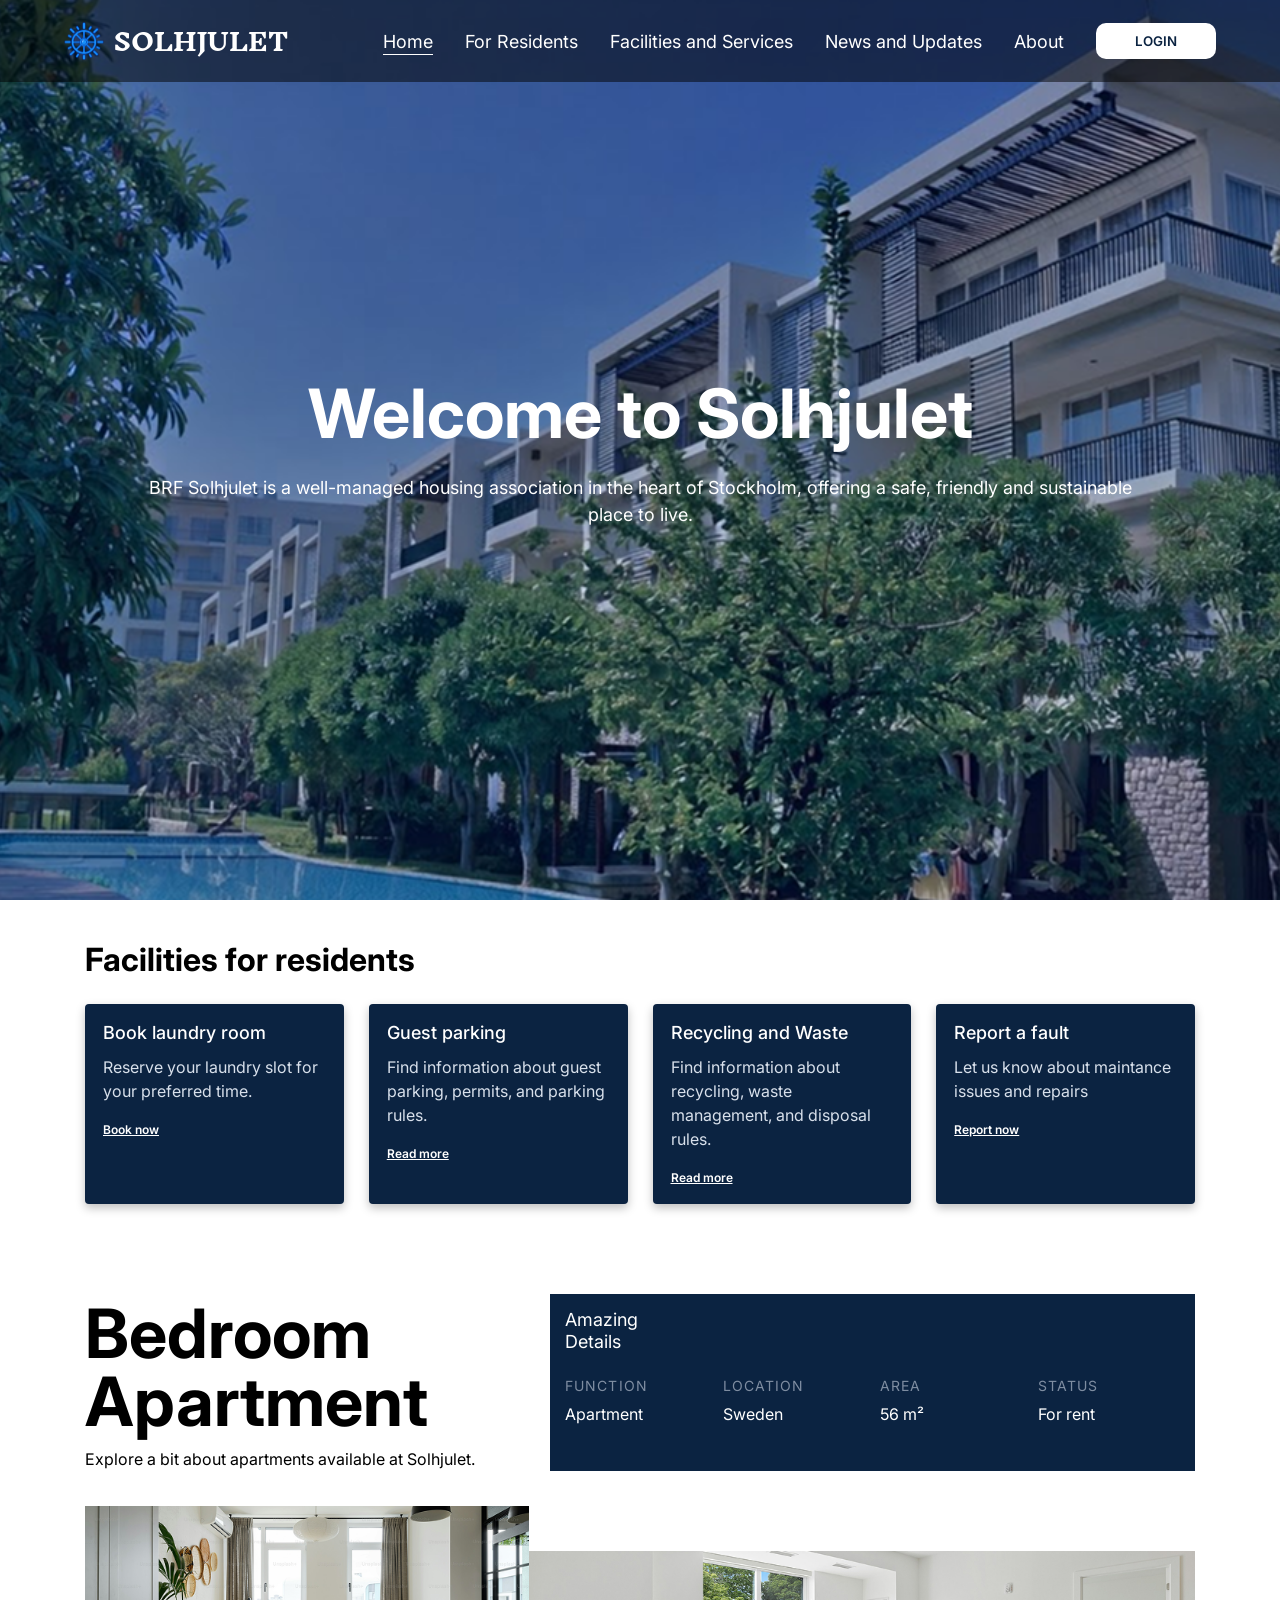
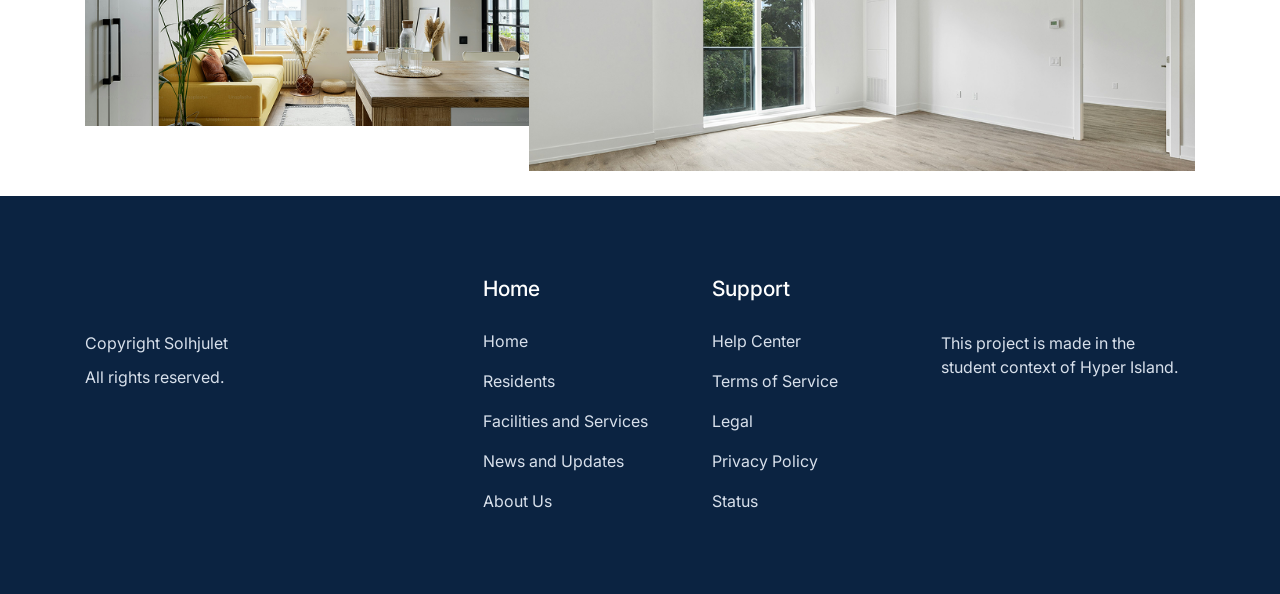
<file: index.html>
<!doctype html>
<html lang="en">
  <head>
    <meta charset="UTF-8" />
    <meta name="viewport" content="width=device-width, initial-scale=1.0" />
    <meta name="robots" content="noindex" />
    <title>SOLHJULET</title>
    <link rel="stylesheet" href="index.css" />
  </head>
  <body>
    <!------------------------------ HERO ------------------------------------->
    <section class="hero">
      <!------------------------------ BACKGROUND IMAGE ------------------------------------->
      <img src="assets/hero-img.png" alt="" class="hero-img" />

      <!------------------------------ HERO TEXT ------------------------------------->
      <div id="div-hero-homepage">
        <h1 id="hero-title">Welcome to Solhjulet</h1>

        <p id="sub-title">
          BRF Solhjulet is a well-managed housing association in the heart of
          Stockholm, offering a safe, friendly and sustainable place to live.
        </p>
      </div>

      <!------------------------------ NAVIGATION ------------------------------------->
      <div data-site-nav="home"></div>
    </section>

    <main>
    <!-- =========================
        FACILITIES
    ========================= -->

    <section class="facilities" aria-labelledby="facilities-title">

        <div class="facilities-container">

            <h2 id="facilities-title">
                Facilities for residents
            </h2>

            <div class="facility-cards">

                <article class="facility-card">
                    <h3>Book laundry room</h3>

                    <p>
                        Reserve your laundry slot
                        for your preferred time.
                    </p>

                    <a href="#">
                        Book now
                    </a>
                </article>


                <article class="facility-card">
                    <h3>Guest parking</h3>

                    <p>
                        Find information about guest parking, permits, and parking rules.
                    </p>

                    <a href="#" aria-label="Read more about guest parking">
                        Read more
                    </a>
                </article>


                <article class="facility-card">
                    <h3>Recycling and Waste</h3>

                    <p>
                        Find information about recycling, waste management, and disposal rules.
                    </p>

                    <a href="#" aria-label="Read more about recycling and waste">
                        Read more
                    </a>
                </article>


                <article class="facility-card">
                    <h3>Report a fault</h3>

                    <p>
                        Let us know about maintance issues and repairs
                    </p>

                    <a href="#">
                        Report now
                    </a>
                </article>

            </div>

        </div>

    </section>


    <!-- =========================
        APARTMENT
    ========================= -->

    <section
        class="apartment"
        aria-labelledby="apartment-title"
    >

        <div class="apartment-container">

            <!-- Apartment title -->
            <div class="apartment-intro">

                <h2 id="apartment-title">
                    Bedroom<br>
                    Apartment
                </h2>

                <p>
                    Explore a bit about apartments
                    available at Solhjulet.
                </p>

            </div>


            <!-- Apartment details -->
            <div class="apartment-details">

                <h3>
                    Amazing<br>
                    Details
                </h3>

                <div class="details-list">

                    <div>
                        <span>FUNCTION</span>
                        <strong>Apartment</strong>
                    </div>

                    <div>
                        <span>LOCATION</span>
                        <strong>Sweden</strong>
                    </div>

                    <div>
                        <span>AREA</span>
                        <strong>56 m²</strong>
                    </div>

                    <div>
                        <span>STATUS</span>
                        <strong>For rent</strong>
                    </div>

                </div>

            </div>


            <!-- Apartment images -->
            <div class="apartment-images">

                <img
                    src="assets/apartment_2.png"
                    alt="Bright apartment living room and kitchen"
                >

                <img
                    src="assets/apartment_1.png"
                    alt="Bright and spacious empty apartment room"
                >

            </div>

        </div>

    </section>
    </main>

    <!------------------------------ FOOTER ------------------------------------->
    <div data-site-footer></div>

    <script src="js/layout.js"></script>
  </body>
</html>
</file>
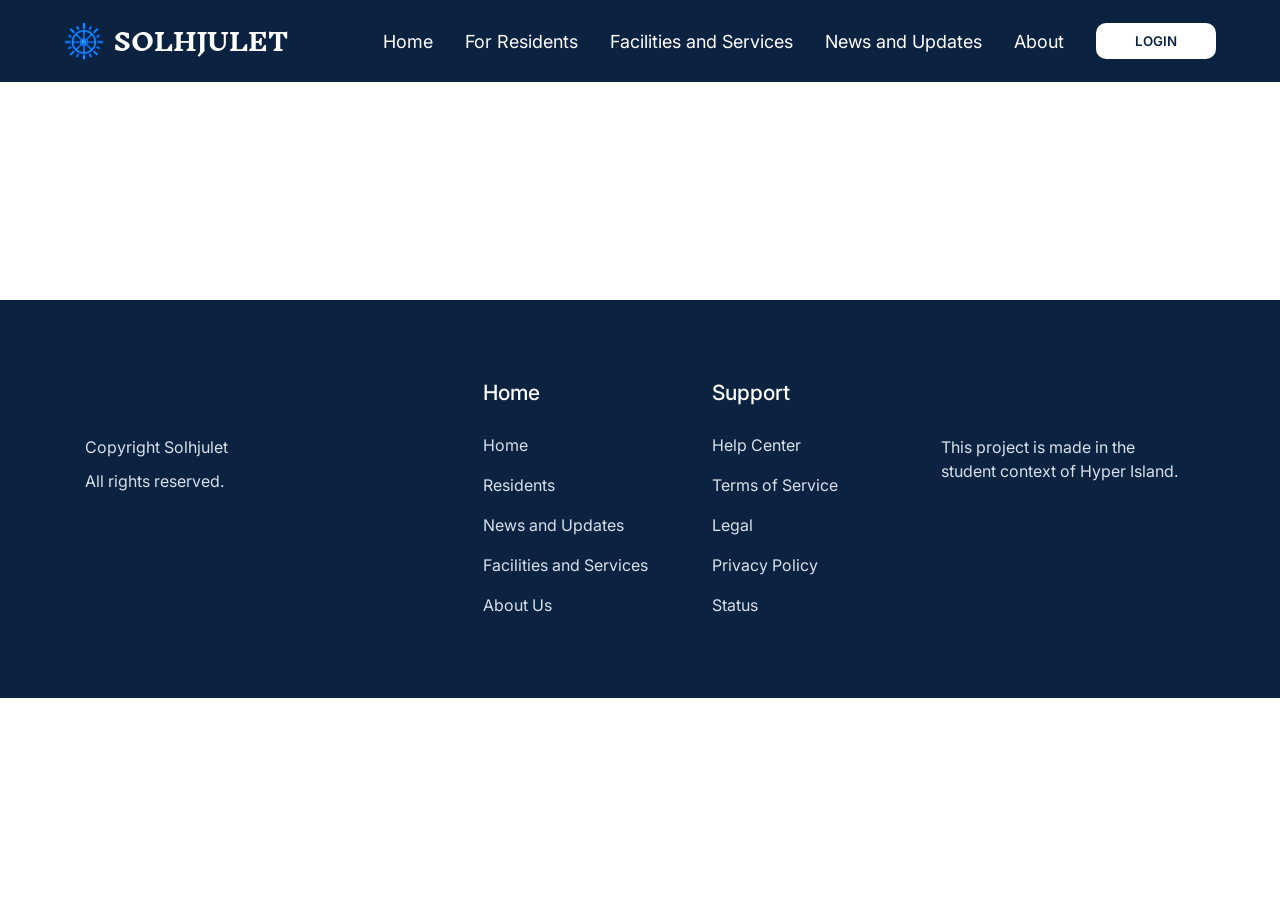
<file: for_residents.html>
<!DOCTYPE html>
<html lang="en">
<head>
    <meta charset="UTF-8">
    <meta name="viewport" content="width=device-width, initial-scale=1.0">
    <meta name="robots" content="noindex">
    <title>SOLHJULET</title>
    <link rel="stylesheet" href="index.css">
</head>
<body>

    <!-- HEADER -->
    <header>

        <nav
            class="navbar-other-pages"
            aria-label="Main navigation"
        >

            <!-- LOGO -->
            <div class="nav-logo-div">

                <a
                    href="index.html"
                    aria-label="Solhjulet home"
                >
                    <img
                        id="nav-img-logo"
                        src="assets/logo.png"
                        alt="Solhjulet logo"
                    >
                </a>

                <span id="nav-logo-text">
                    SOLHJULET
                </span>

            </div>


            <!-- MOBILE MENU CHECKBOX -->
            <input
                type="checkbox"
                id="menu-toggle"
            >


            <!-- HAMBURGER -->
            <label
                for="menu-toggle"
                class="hamburger"
                aria-label="Toggle navigation menu"
            >
                <span aria-hidden="true">☰</span>
                <span aria-hidden="true">✕</span>
            </label>


            <!-- NAV MENU -->
            <div class="nav-menu">

                <ul class="nav-links">

                    <li>
                        <a href="index.html">
                            Home
                        </a>
                    </li>

                    <li>
                        <a href="for_residents.html">
                            For Residents
                        </a>
                    </li>

                    <li>
                        <a href="facilities_services.html">
                            Facilities and Services
                        </a>
                    </li>

                    <li>
                        <a href="pages/news_updates.html">
                            News and Updates
                        </a>
                    </li>

                    <li>
                        <a href="about.html">
                            About
                        </a>
                    </li>

                </ul>


                <!-- LOGIN -->
                <div id="nav-login-button">

                    <button
                        id="navbar-login-button"
                        type="button"
                    >
                        LOGIN
                    </button>

                </div>

            </div>

        </nav>

    </header>

    <section style="height: 300px; background-color: white;">

    </section>
    <!-- FOOTER -->
    <footer class="footer">

        <div class="footer-container">

            <!-- COPYRIGHT -->
            <div class="footer-column copyright">

                <p>
                    Copyright Solhjulet
                </p>

                <p>
                    All rights reserved.
                </p>

            </div>


            <!-- HOME -->
            <div class="footer-column">

                <h2>
                    Home
                </h2>

                <a href="index.html">
                    Home
                </a>

                <a href="for_residents.html">
                    Residents
                </a>

                <a href="pages/news_updates.html">
                    News and Updates
                </a>

                <a href="facilities_services.html">
                    Facilities and Services
                </a>

                <a href="about.html">
                    About Us
                </a>

            </div>


            <!-- SUPPORT -->
            <div class="footer-column">

                <h2>
                    Support
                </h2>

                <a href="#">
                    Help Center
                </a>

                <a href="#">
                    Terms of Service
                </a>

                <a href="#">
                    Legal
                </a>

                <a href="#">
                    Privacy Policy
                </a>

                <a href="#">
                    Status
                </a>

            </div>


            <!-- STUDENT PROJECT -->
            <div class="footer-column student-project">

                <p>
                    This project is made in the student
                    context of Hyper Island.
                </p>

            </div>

        </div>

    </footer>

</body>
</html>
</file>
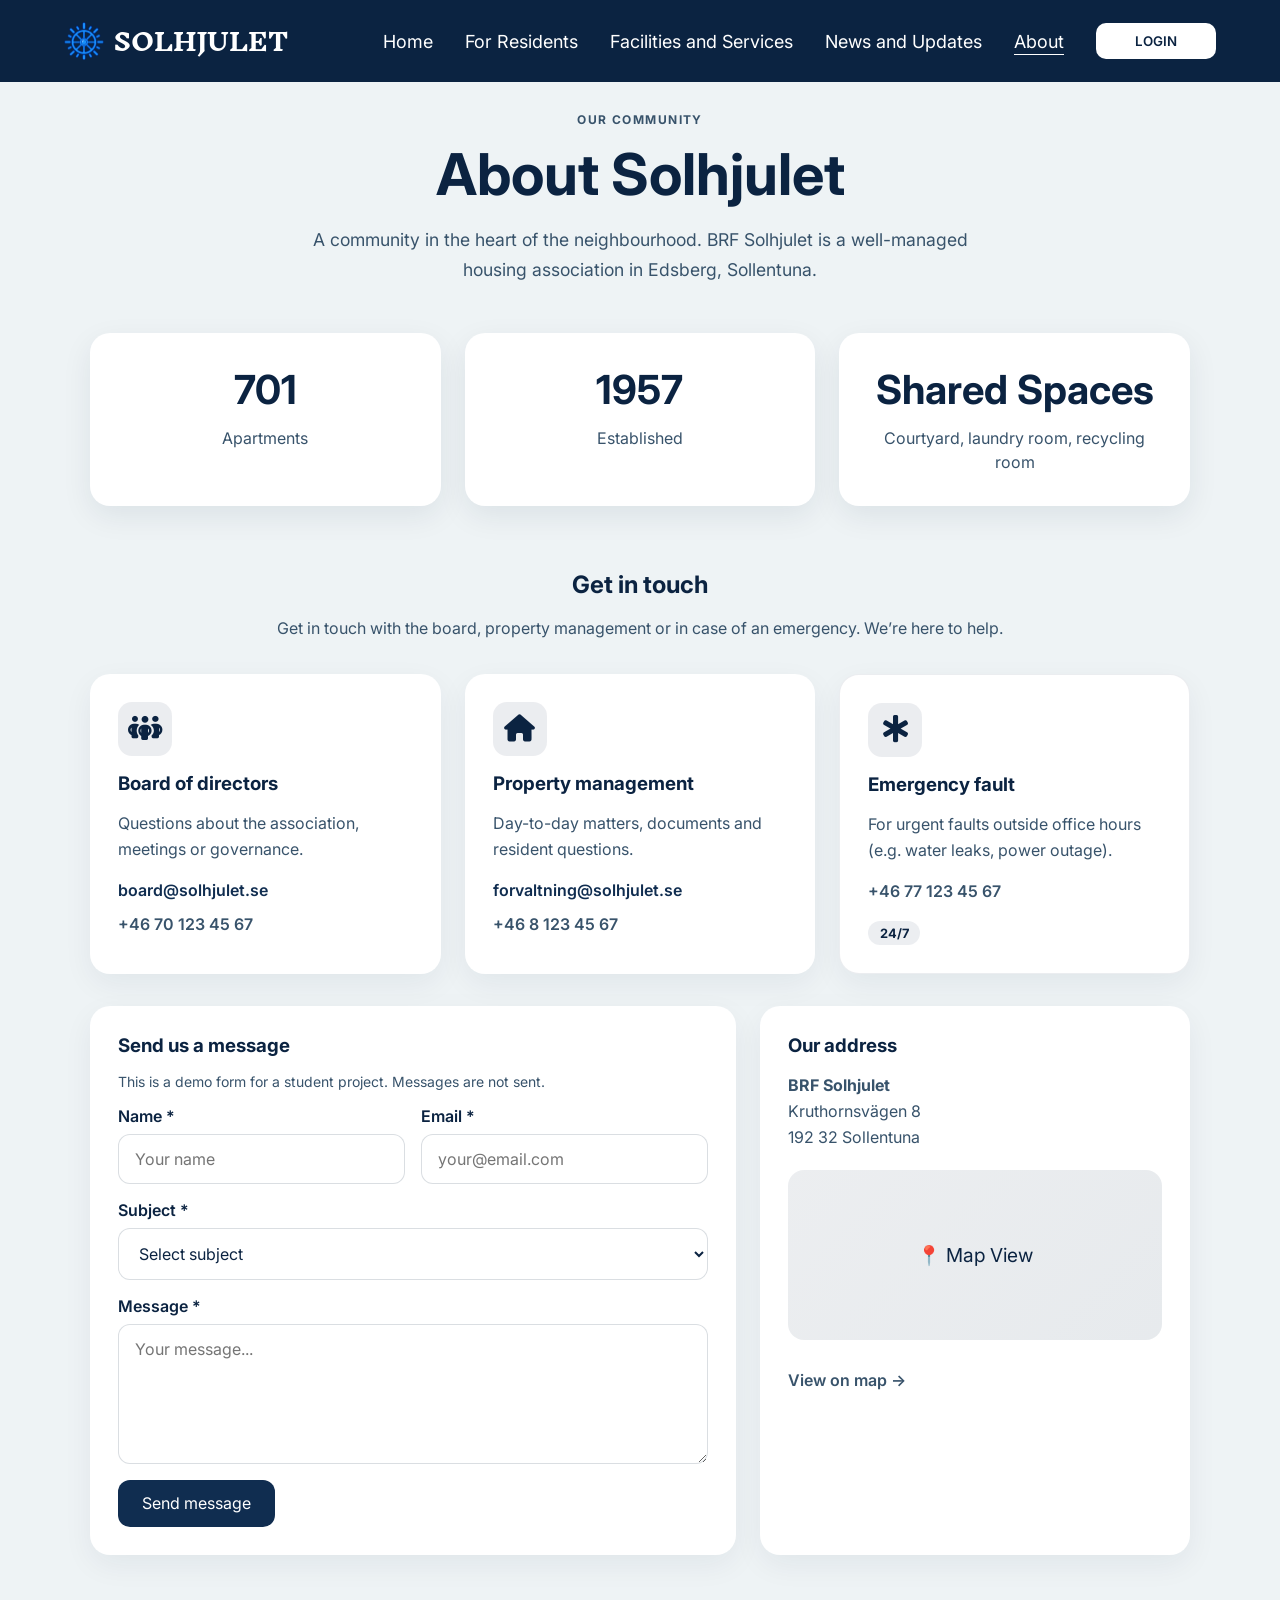
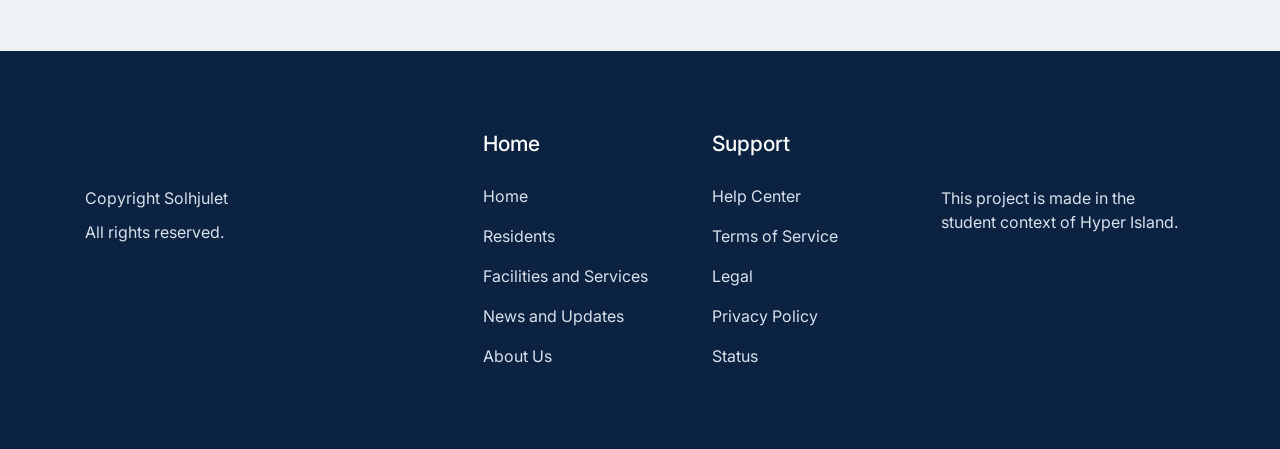
<file: pages/about.html>
<!doctype html>
<html lang="en">
  <head>
    <meta charset="UTF-8" />
    <meta name="viewport" content="width=device-width, initial-scale=1.0" />
    <meta name="robots" content="noindex" />
    <title>About Us | SOLHJULET</title>
    <link
      rel="stylesheet"
      href="https://cdnjs.cloudflare.com/ajax/libs/font-awesome/6.5.2/css/all.min.css"
      referrerpolicy="no-referrer"
    />
    <link rel="stylesheet" href="../index.css" />
    <link rel="stylesheet" href="./about.css" />
  </head>
  <body>
    <!------------------------------ HEADER ------------------------------------->
    <div data-site-nav></div>

    <main class="about-page-main">
      <!------------------------------ ABOUT HERO ------------------------------------->
      <section class="about-hero">
        <p class="eyebrow">Our community</p>
        <h1>About Solhjulet</h1>
        <p class="subtitle">
          A community in the heart of the neighbourhood. BRF Solhjulet is a
          well-managed housing association in Edsberg, Sollentuna.
        </p>
      </section>

      <section class="stats-grid">
        <div class="stat-card">
          <h2>701</h2>
          <p class="stat-label">Apartments</p>
        </div>
        <div class="stat-card">
          <h2>1957</h2>
          <p class="stat-label">Established</p>
        </div>
        <div class="stat-card">
          <h2>Shared Spaces</h2>
          <p class="stat-label">Courtyard, laundry room, recycling room</p>
        </div>
      </section>

      <section class="contact-section">
        <div class="section-intro">
          <h2>Get in touch</h2>
          <p>
            Get in touch with the board, property management or in case of an
            emergency. We’re here to help.
          </p>
        </div>

        <div class="contact-cards-grid">
          <div class="contact-card">
            <div class="card-icon">
              <i class="fa-solid fa-people-group" aria-hidden="true"></i>
            </div>
            <h3>Board of directors</h3>
            <p>Questions about the association, meetings or governance.</p>
            <a href="mailto:board@solhjulet.se">board@solhjulet.se</a>
            <p class="phone">+46 70 123 45 67</p>
          </div>

          <div class="contact-card">
            <div class="card-icon">
              <i class="fa-solid fa-house" aria-hidden="true"></i>
            </div>
            <h3>Property management</h3>
            <p>Day-to-day matters, documents and resident questions.</p>
            <a href="mailto:forvaltning@solhjulet.se"
              >forvaltning@solhjulet.se</a
            >
            <p class="phone">+46 8 123 45 67</p>
          </div>

          <div class="contact-card emergency">
            <div class="card-icon">
              <i class="fa-solid fa-star-of-life" aria-hidden="true"></i>
            </div>
            <h3>Emergency fault</h3>
            <p>
              For urgent faults outside office hours (e.g. water leaks, power
              outage).
            </p>
            <p class="phone">+46 77 123 45 67</p>
            <span class="badge">24/7</span>
          </div>
        </div>

        <div class="form-map-grid">
          <form class="message-form" aria-describedby="form-demo-note">
            <h3>Send us a message</h3>
            <p class="form-demo-note" id="form-demo-note">
              This is a demo form for a student project. Messages are not sent.
            </p>
            <div class="form-group-row">
              <div class="form-group">
                <label for="name">Name *</label>
                <input type="text" id="name" placeholder="Your name" required />
              </div>
              <div class="form-group">
                <label for="email">Email *</label>
                <input
                  type="email"
                  id="email"
                  placeholder="your@email.com"
                  required
                />
              </div>
            </div>
            <div class="form-group">
              <label for="subject">Subject *</label>
              <select id="subject" required>
                <option value="" disabled selected>Select subject</option>
                <option value="general">General inquiry</option>
                <option value="maintenance">Maintenance</option>
                <option value="parking">Parking &amp; garage</option>
              </select>
            </div>
            <div class="form-group">
              <label for="message">Message *</label>
              <textarea
                id="message"
                rows="4"
                placeholder="Your message..."
                required
              ></textarea>
            </div>
            <button type="submit" class="submit-btn">Send message</button>
          </form>

          <div class="address-card">
            <h3>Our address</h3>
            <p>
              <strong>BRF Solhjulet</strong><br />Kruthornsvägen 8<br />192 32
              Sollentuna
            </p>
            <div class="map-placeholder">
              <span>📍 Map View</span>
            </div>
            <a
              href="https://maps.google.com"
              target="_blank"
              rel="noopener noreferrer"
              class="map-btn"
              >View on map <span aria-hidden="true">→</span
              ><span class="visually-hidden"> (opens in a new tab)</span></a
            >
          </div>
        </div>
      </section>
    </main>

    <!------------------------------ FOOTER ------------------------------------->
    <div data-site-footer></div>

    <script src="../js/layout.js"></script>
  </body>
</html>
</file>
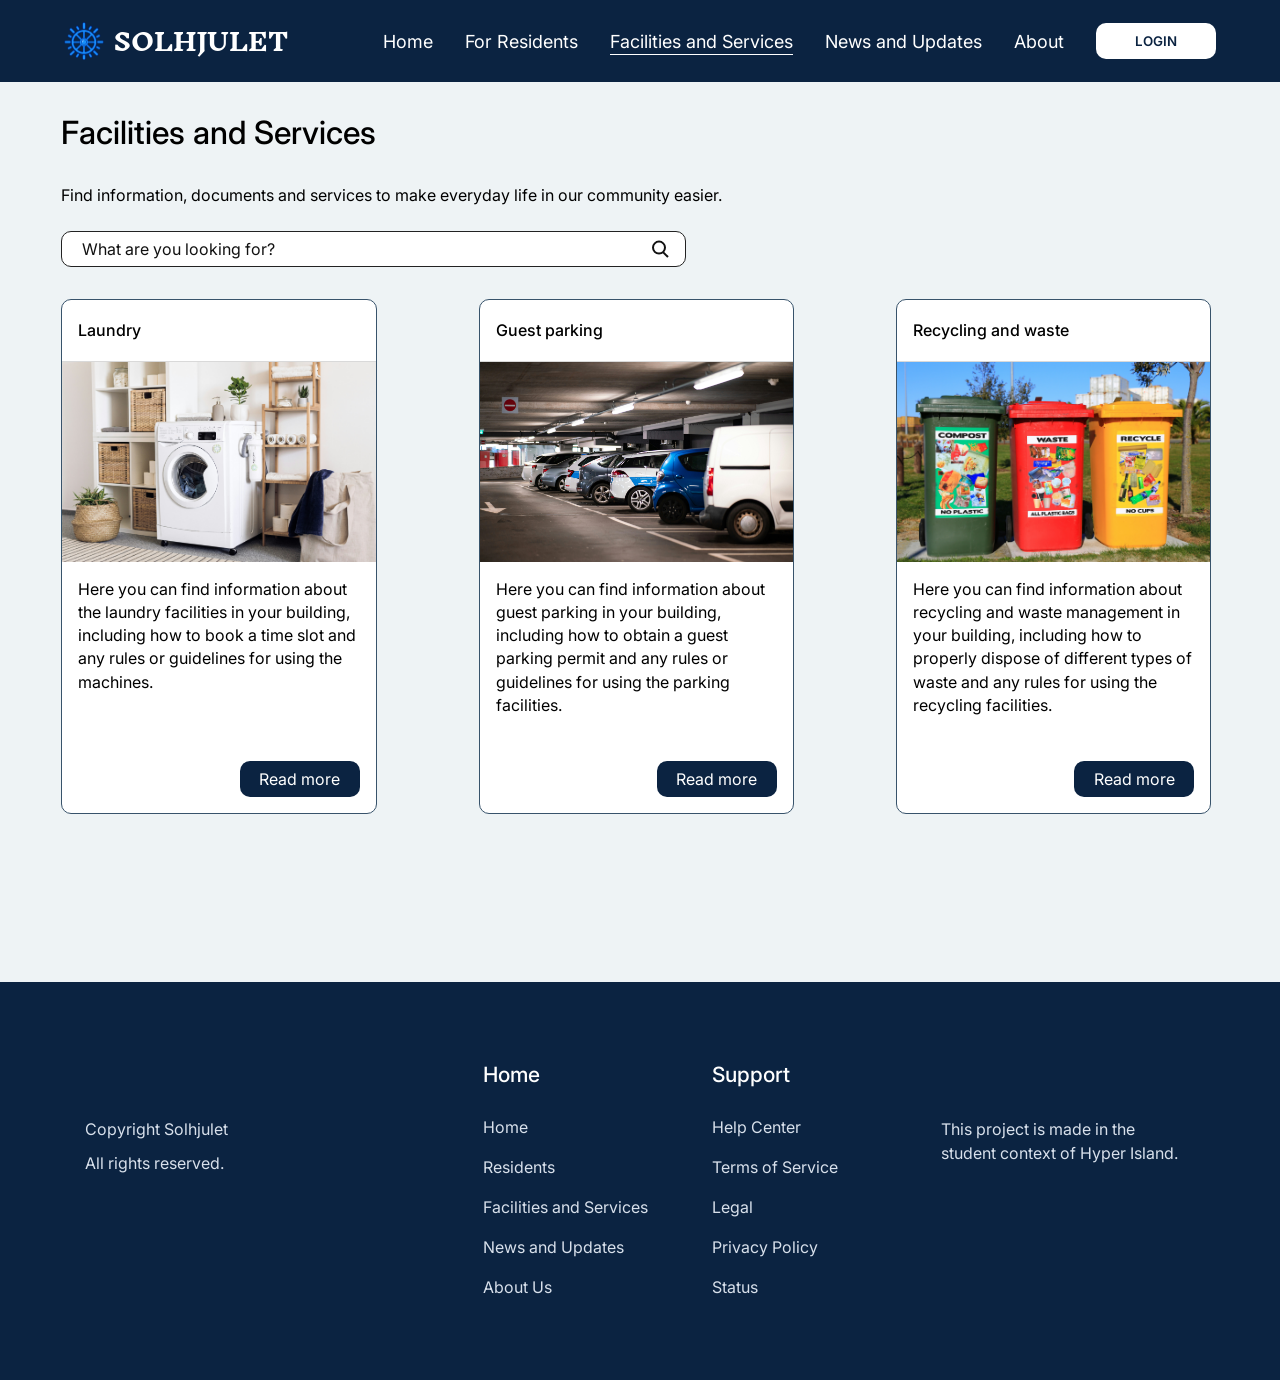
<file: pages/facilities_services.html>
<!doctype html>
<html lang="en">
  <head>
    <meta charset="UTF-8" />
    <meta name="viewport" content="width=device-width, initial-scale=1.0" />
    <meta name="robots" content="noindex" />
    <title>Facilities and Services | SOLHJULET</title>
    <link rel="stylesheet" href="../index.css" />
    <link rel="stylesheet" href="facilities_services.css" />
  </head>
  <body>
    <!------------------------------ HEADER ------------------------------------->
    <div data-site-nav></div>


    <main class="facilities-page">
      <!------------------------------ PAGE HEADER ------------------------------------->
      <header class="page-header">
        <h1>Facilities and Services</h1>

        <p>
          Find information, documents and services to make everyday life in our
          community easier.
        </p>
      </header>

      <!------------------------------ SEARCH ------------------------------------->
      <div class="search-wrapper">
        <label class="search-box">
          <input
            type="search"
            placeholder="What are you looking for?"
            aria-label="Search facilities and services"
          />

          <span class="search-icon"></span>
        </label>
      </div>

      <!------------------------------ SERVICES ------------------------------------->
      <section class="services-grid">
        <!------------------------------ LAUNDRY ------------------------------------->
        <article class="service-card">
          <div class="card-top">
            <span>Laundry</span>
          </div>

          <div class="card-image laundry">
            <img
              src="../assets/laundry.jpg"
              alt="Laundry room with washing machine"
            />
          </div>

          <div class="card-content">
            <p class="description">
              Here you can find information about the laundry facilities in your
              building, including how to book a time slot and any rules or
              guidelines for using the machines.
            </p>

            <a href="#" class="primary-button" aria-label="Read more about laundry"> Read more </a>
          </div>
        </article>

        <!------------------------------ GUEST PARKING ------------------------------------->
        <article class="service-card">
          <div class="card-top">
            <span>Guest parking</span>
          </div>

          <div class="card-image guest">
            <img src="../assets/guest.jpg" alt="Cars parked in a parking garage" />
          </div>

          <div class="card-content">
            <p class="description">
              Here you can find information about guest parking in your
              building, including how to obtain a guest parking permit and any
              rules or guidelines for using the parking facilities.
            </p>

            <a href="#" class="primary-button" aria-label="Read more about guest parking"> Read more </a>
          </div>
        </article>

          <!------------------------------ WASTE ------------------------------------->
        <article class="service-card">
          <div class="card-top">
            <span>Recycling and waste</span>
          </div>

          <div class="card-image waste">
            <img src="../assets/waste.jpg" alt="Recycling and waste bins" />
          </div>

          <div class="card-content">
            <p class="description">
              Here you can find information about recycling and waste management
              in your building, including how to properly dispose of different
              types of waste and any rules for using the recycling facilities.
            </p>

            <a href="#" class="primary-button" aria-label="Read more about recycling and waste"> Read more </a>
          </div>
        </article>
      </section>
       </main>
    <!------------------------------ FOOTER ------------------------------------->
    <div data-site-footer></div>

    <script src="../js/layout.js"></script>

   
  </body>
</html>
</file>
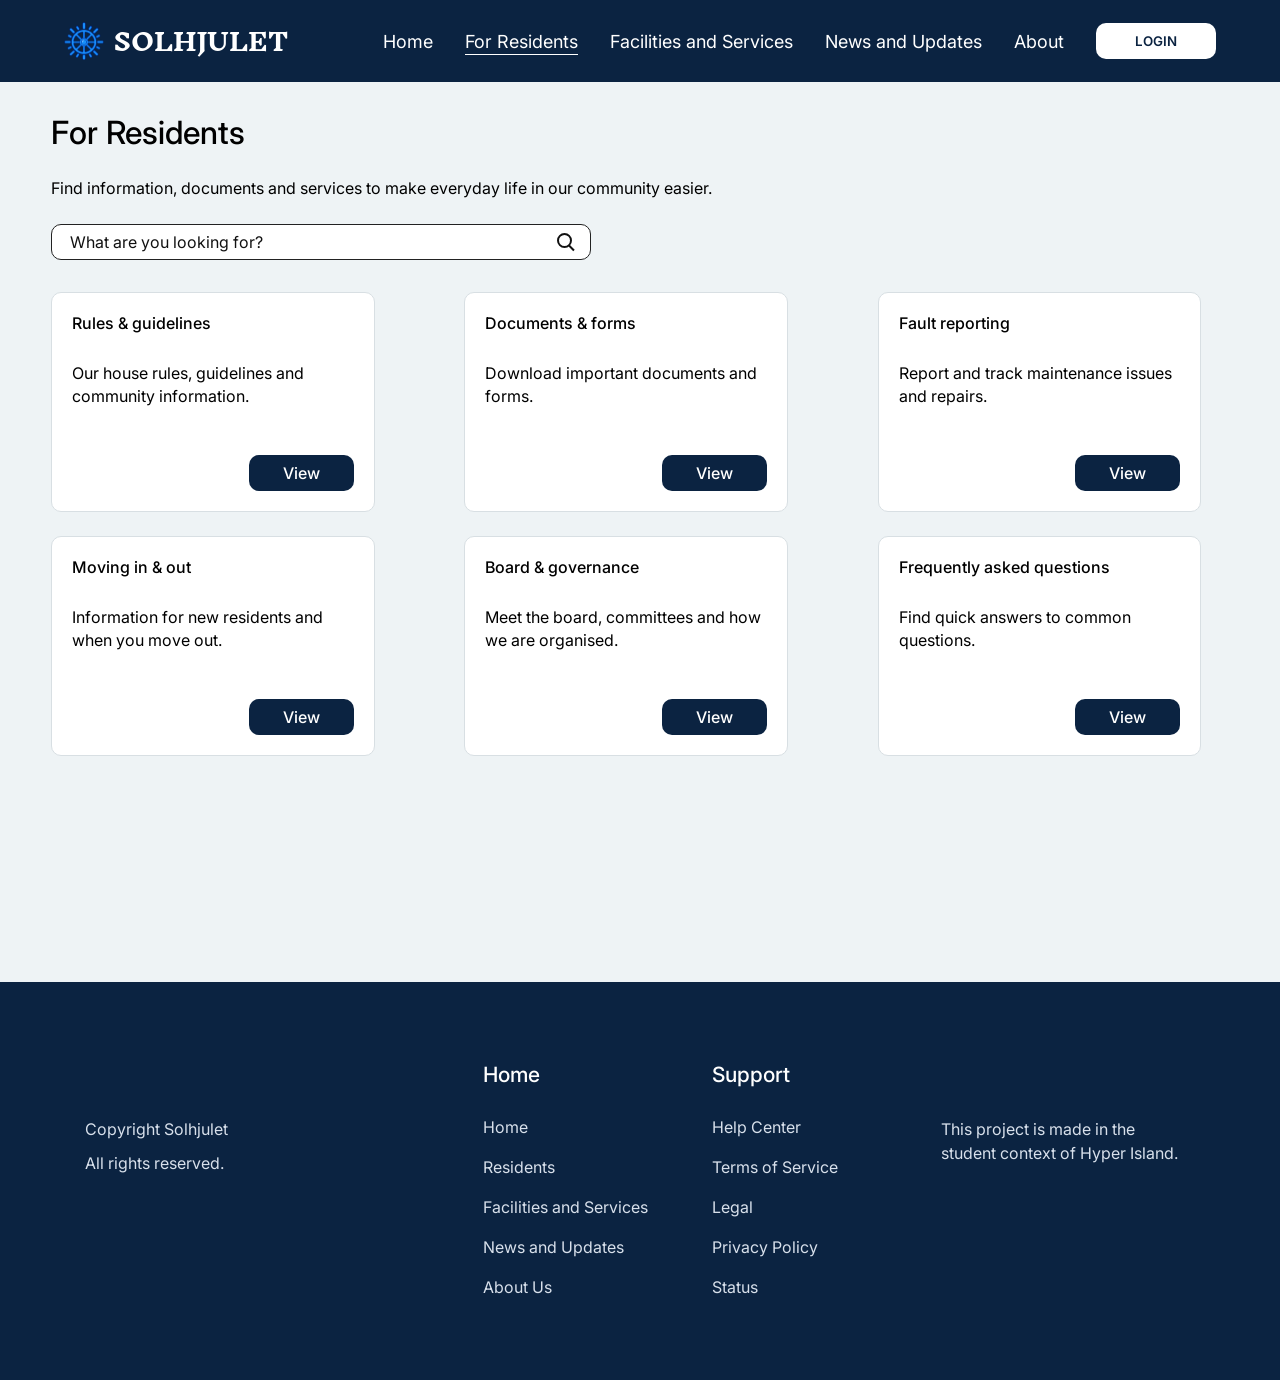
<file: pages/for_residents.html>
<!DOCTYPE html>
<html lang="en">
<head>
    <meta charset="UTF-8">
    <meta name="viewport" content="width=device-width, initial-scale=1.0">
    <meta name="robots" content="noindex">
    <title>For Residents | SOLHJULET</title>
    <link rel="stylesheet" href="../index.css">
    <link rel="stylesheet" href="./for_residents.css">
</head>
<body>

    <!------------------------------ HEADER ------------------------------------->
    <div data-site-nav></div>

    <main class="residents-page">
      <header class="residents-header">
        <h1>For Residents</h1>

        <p>
          Find information, documents and services to make everyday life in our
          community easier.
        </p>
      </header>

      <!-- Search -->

      <div class="residents-search">
        <label class="residents-search-box">
          <input
            type="search"
            placeholder="What are you looking for?"
            aria-label="Search for residents"
          />

          <span class="residents-search-icon" aria-hidden="true"></span>
        </label>
      </div>

      <!-- Cards -->

      <section class="residents-grid">
        <!-- Card 1 -->
        <article class="resident-card">
          <div class="resident-card-content">
            <h2>Rules &amp; guidelines</h2>

            <p>Our house rules, guidelines and community information.</p>

            <a href="#" class="resident-card-button" aria-label="View rules and guidelines"> View </a>
          </div>
        </article>

        <!-- Card 2 -->
        <article class="resident-card">
          <div class="resident-card-content">
            <h2>Documents &amp; forms</h2>

            <p>Download important documents and forms.</p>

            <a href="#" class="resident-card-button" aria-label="View documents and forms"> View </a>
          </div>
        </article>

        <!-- Card 3 -->
        <article class="resident-card">
          <div class="resident-card-content">
            <h2>Fault reporting</h2>

            <p>Report and track maintenance issues and repairs.</p>

            <a href="#" class="resident-card-button" aria-label="View fault reporting"> View </a>
          </div>
        </article>

        <!-- Card 4 -->
        <article class="resident-card">
          <div class="resident-card-content">
            <h2>Moving in &amp; out</h2>

            <p>Information for new residents and when you move out.</p>

            <a href="#" class="resident-card-button" aria-label="View moving in and out"> View </a>
          </div>
        </article>

        <!-- Card 5 -->
        <article class="resident-card">
          <div class="resident-card-content">
            <h2>Board &amp; governance</h2>

            <p>Meet the board, committees and how we are organised.</p>

            <a href="#" class="resident-card-button" aria-label="View board and governance"> View </a>
          </div>
        </article>

        <!-- Card 6 -->
        <article class="resident-card">
          <div class="resident-card-content">
            <h2>Frequently asked questions</h2>

            <p>Find quick answers to common questions.</p>

            <a href="#" class="resident-card-button" aria-label="View frequently asked questions"> View </a>
          </div>
        </article>
      </section>
    </main>

    <!------------------------------ FOOTER ------------------------------------->
    <div data-site-footer></div>

    <script src="../js/layout.js"></script>

</body>
</html>
</file>
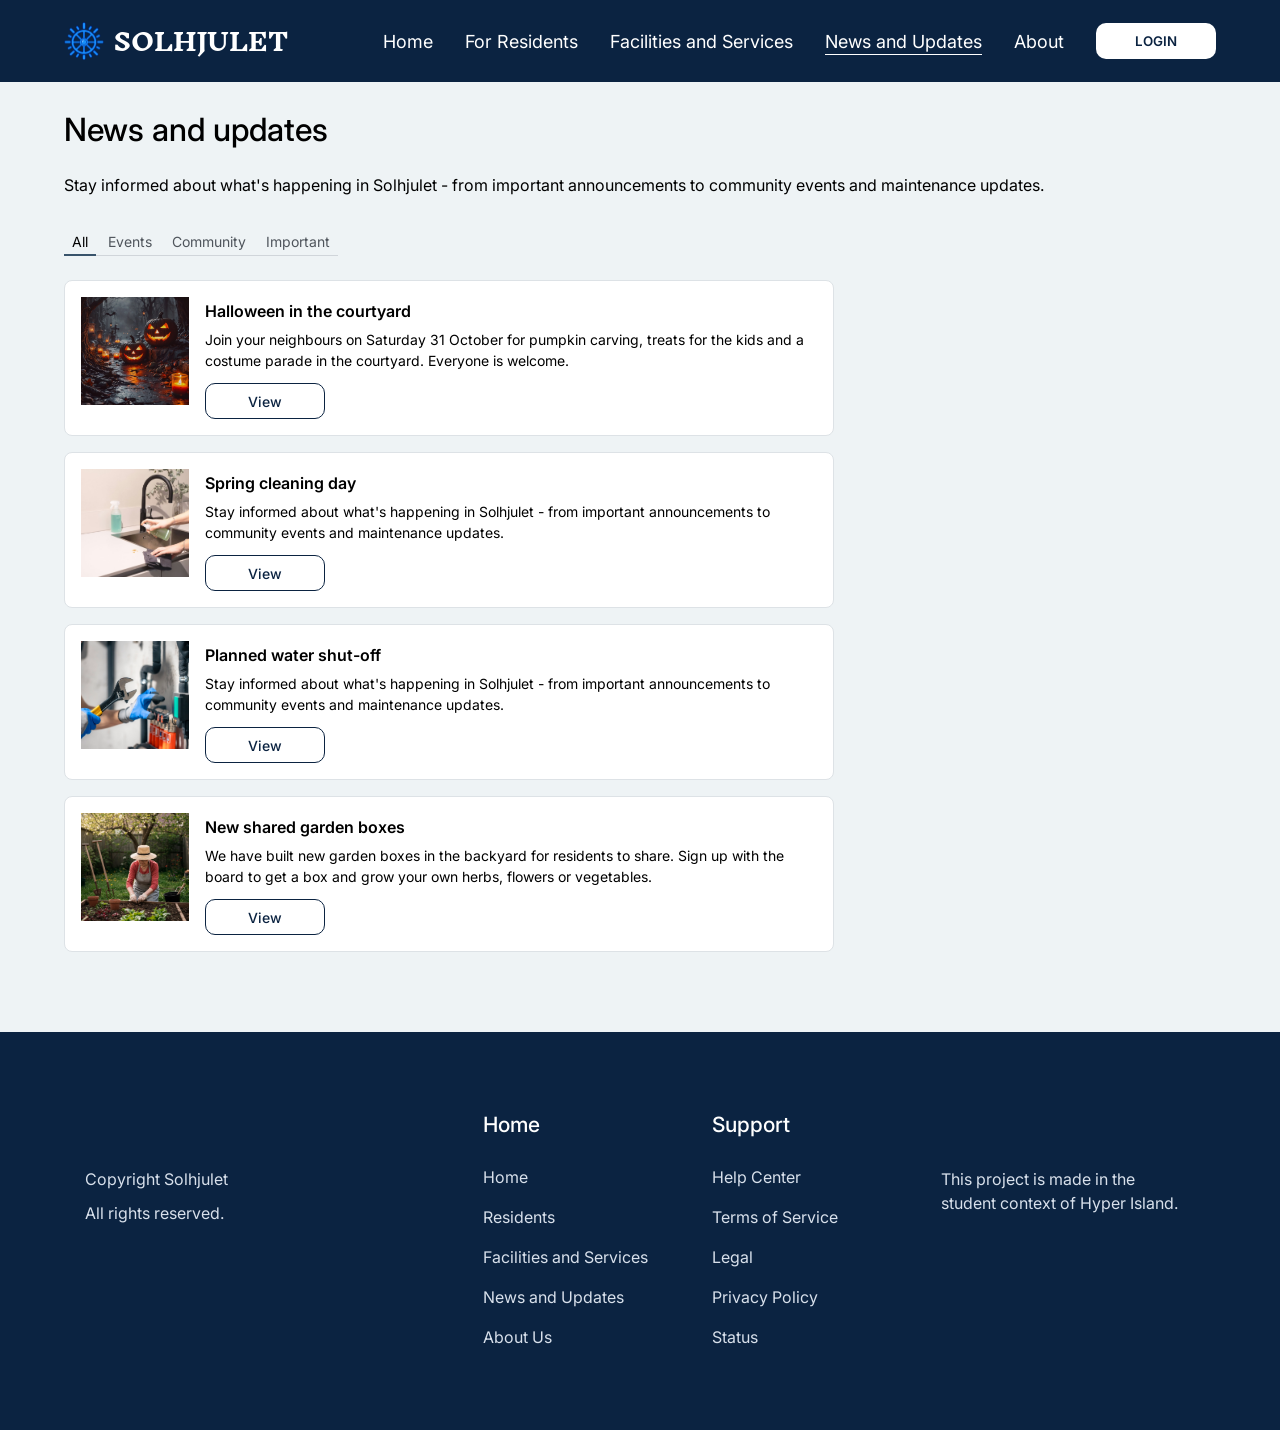
<file: pages/news_updates.html>
<!doctype html>
<html lang="en">
  <head>
    <meta charset="UTF-8" />
    <meta name="viewport" content="width=device-width, initial-scale=1.0" />
    <meta name="robots" content="noindex" />
    <title>News and Updates | SOLHJULET</title>
    <link rel="stylesheet" href="../index.css" />
    <link rel="stylesheet" href="news_updates.css" />
  </head>
  <body>
    <!------------------------------ HEADER ------------------------------------->
    <div data-site-nav></div>

    <!------------------------------ NEWS ------------------------------------->
    <main class="news-page" id="main-content" tabindex="-1">
      <h1 class="news-title">News and updates</h1>

      <p class="news-intro">
        Stay informed about what's happening in Solhjulet - from important
        announcements to community events and maintenance updates.
      </p>

      <!------------------------------ FILTER TABS ------------------------------------->
      <div role="group" aria-label="Filter news by category">
        <ul class="news-tabs">
          <li>
            <button
              class="news-tab news-tab-active"
              type="button"
              aria-pressed="true"
              aria-controls="news-list"
              data-filter="all"
            >
              All
            </button>
          </li>

          <li>
            <button
              class="news-tab"
              type="button"
              aria-pressed="false"
              aria-controls="news-list"
              data-filter="events"
            >
              Events
            </button>
          </li>

          <li>
            <button
              class="news-tab"
              type="button"
              aria-pressed="false"
              aria-controls="news-list"
              data-filter="community"
            >
              Community
            </button>
          </li>

          <li>
            <button
              class="news-tab"
              type="button"
              aria-pressed="false"
              aria-controls="news-list"
              data-filter="important"
            >
              Important
            </button>
          </li>
        </ul>
      </div>

      <!------------------------------ FILTER RESULT (read by screen readers) ------------------------------------->
      <p
        id="news-status"
        class="visually-hidden"
        role="status"
        aria-live="polite"
      ></p>

      <!------------------------------ NEWS LIST ------------------------------------->
      <div class="news-list" id="news-list">
        <article
          class="news-card"
          data-category="events"
          aria-labelledby="news-title-halloween"
        >
          <img
            class="news-card-img"
            src="../assets/halloween.jpg"
            alt="Two glowing carved pumpkins next to candles on a dark path"
          />

          <div class="news-card-body">
            <h2 class="news-card-title" id="news-title-halloween">
              Halloween in the courtyard
            </h2>

            <p class="news-card-text">
              Join your neighbours on Saturday 31 October for pumpkin carving,
              treats for the kids and a costume parade in the courtyard.
              Everyone is welcome.
            </p>

            <a href="#" class="news-card-btn">
              View
              <span class="visually-hidden"> Halloween in the courtyard </span>
            </a>
          </div>
        </article>

        <article
          class="news-card"
          data-category="events"
          aria-labelledby="news-title-1"
        >
          <img
            class="news-card-img"
            src="../assets/cleaning.jpg"
            alt="Hands spraying cleaner and wiping a kitchen counter with a cloth"
          />

          <div class="news-card-body">
            <h2 class="news-card-title" id="news-title-1">
              Spring cleaning day
            </h2>

            <p class="news-card-text">
              Stay informed about what's happening in Solhjulet - from important
              announcements to community events and maintenance updates.
            </p>

            <a href="#" class="news-card-btn">
              View
              <span class="visually-hidden"> Spring cleaning day </span>
            </a>
          </div>
        </article>

        <article
          class="news-card"
          data-category="important"
          aria-labelledby="news-title-2"
        >
          <img
            class="news-card-img"
            src="../assets/plumping.jpg"
            alt="Plumber in work gloves holding a wrench next to water pipes and valves"
          />

          <div class="news-card-body">
            <h2 class="news-card-title" id="news-title-2">
              Planned water shut-off
            </h2>

            <p class="news-card-text">
              Stay informed about what's happening in Solhjulet - from important
              announcements to community events and maintenance updates.
            </p>

            <a href="#" class="news-card-btn">
              View
              <span class="visually-hidden"> Planned water shut-off </span>
            </a>
          </div>
        </article>

        <article
          class="news-card"
          data-category="community"
          aria-labelledby="news-title-community"
        >
          <img
            class="news-card-img"
            src="../assets/garden-boxes.jpg"
            alt="Resident in a sun hat planting seedlings in a wooden garden box"
          />

          <div class="news-card-body">
            <h2 class="news-card-title" id="news-title-community">
              New shared garden boxes
            </h2>

            <p class="news-card-text">
              We have built new garden boxes in the backyard for residents to
              share. Sign up with the board to get a box and grow your own
              herbs, flowers or vegetables.
            </p>

            <a href="#" class="news-card-btn">
              View
              <span class="visually-hidden"> New shared garden boxes </span>
            </a>
          </div>
        </article>

        <p class="news-empty" hidden>There are no news in this category yet.</p>
      </div>
    </main>

    <!------------------------------ FOOTER ------------------------------------->
    <div data-site-footer></div>
    <script src="../js/news_updates.js" defer></script>
    <script src="../js/layout.js"></script>
  </body>
</html>
</file>
<file: index.css>
@import url("https://fonts.googleapis.com/css2?family=Inter:ital,opsz,wght@0,14..32,100..900;1,14..32,100..900&display=swap");
@import url("https://fonts.googleapis.com/css2?family=Inknut+Antiqua:wght@300;400;500;600;700;800;900&display=swap");

:root {
  --primary-color: #0b2341;
  --secondary-color: #102d50;
  --tertiary-color: #38536b;
  --background-color: #eef3f5;

  --font-family: "Inter", sans-serif;
  --font-size-heading-lg: clamp(2.5rem, 1.6rem + 3.6vw, 4.25rem);
  --font-size-heading-md: clamp(1.5rem, 1.2rem + 1.2vw, 2rem);
  --font-size-heading-sm: clamp(1rem, 0.9rem + 0.4vw, 1.125rem);
  --font-size-caption: clamp(0.875rem, 0.8rem + 0.3vw, 1rem);
  --font-size-caption-sm: clamp(0.75rem, 0.7rem + 0.25vw, 0.875rem);

  --button-height-size: clamp(2rem, 1.7rem + 0.9vw, 2.25rem);
  --button-width-size: clamp(6.25rem, 5rem + 3.9vw, 7.5rem);
  --button-border-radius: clamp(0.5rem, 0.4rem + 0.35vw, 0.625rem);
}

/* ========================= GLOBAL ========================= */

* {
  box-sizing: border-box;
}

body {
  margin: 0;
  font-family: var(--font-family);
}

/* ========================= ACCESSIBILITY HELPERS ========================= */

.visually-hidden {
  position: absolute;

  width: 1px;
  height: 1px;

  margin: -1px;
  padding: 0;

  overflow: hidden;
  clip: rect(0, 0, 0, 0);
  white-space: nowrap;

  border: 0;
}

.skip-link {
  position: absolute;

  top: -100px;
  left: 16px;

  padding: 10px 16px;

  color: var(--primary-color);
  background-color: white;

  border-radius: var(--button-border-radius);

  font-weight: 600;

  z-index: 100;
}

.skip-link:focus {
  top: 16px;

  outline: 3px solid var(--primary-color);
  outline-offset: 2px;
}

main:focus {
  outline: none;
}

/* ========================= HERO ========================= */

.hero {
  position: relative;

  width: 100%;
  height: 100vh;
  min-height: 500px;

  overflow: hidden;
}

/* =========================HERO IMAGE ========================= */

.hero-img {
  position: absolute;

  top: 0;
  left: 0;

  width: 100%;
  height: 100%;

  object-fit: cover;
  object-position: center;

  z-index: 0;
}

/* ========================= HERO TEXT ========================= */

#div-hero-homepage {
  position: absolute;

  top: 50%;
  left: 50%;

  transform: translate(-50%, -50%);

  width: 80%;

  text-align: center;

  color: white;

  z-index: 2;
}

#hero-title {
  margin: 0 0 20px;

  font-size: var(--font-size-heading-lg);
}

#sub-title {
  margin: 0;

  font-size: var(--font-size-heading-sm);
  line-height: 1.5;
}

/* ========================= HEADER ========================= */

header {
  background-color: var(--primary-color);
}

.navbar-other-pages {
  position: absolute;

  top: 0;
  left: 0;

  width: 100%;

  display: flex;
  justify-content: space-between;
  align-items: center;
  padding: 10px 5%;
  background-color: var(--primary-color);
  z-index: 10;
}

/* ========================= NAVIGATION ========================= */

.navbar-homepage {
  position: absolute;

  top: 0;
  left: 0;

  width: 100%;

  display: flex;
  justify-content: space-between;
  align-items: center;

  padding: 10px 5%;

  background-color: rgba(0, 0, 0, 0.5);

  z-index: 10;
}

/* ========================= LOGO ========================= */

.nav-logo-div {
  display: flex;
  align-items: center;

  gap: 10px;

  color: white;

  font-size: 26px;
  font-weight: bold;
}

.nav-logo-div a {
  display: flex;
  align-items: center;
}

.nav-logo-div img {
  width: 40px;
  height: 40px;

  object-fit: contain;
}

#nav-img-logo {
  height: 5vh;
}

#nav-logo-text {
  font-size: 24px;

  font-family: "Inknut Antiqua", sans-serif;

  color: white;
}

/* ========================= NAV MENU ========================= */

.nav-menu {
  display: flex;
  align-items: center;

  gap: 2rem;
}

/* ========================= NAV LINKS ========================= */

.nav-links {
  display: flex;
  align-items: center;

  gap: 2rem;

  list-style: none;

  margin: 0;
  padding: 0;

  font-size: var(--font-size-heading-sm);
}

.nav-links a {
  color: white;

  text-decoration: none;

  white-space: nowrap;
}

.nav-links a:hover {
  opacity: 0.7;
}

.nav-links a[aria-current="page"] {
  text-decoration: underline;
  text-underline-offset: 6px;
}

.nav-links a:focus-visible {
  outline: 3px solid white;
  outline-offset: 4px;
}

/* ========================= LOGIN BUTTON ========================= */

#nav-login-button {
  flex-shrink: 0;
}

#navbar-login-button {
  height: var(--button-height-size);
  width: var(--button-width-size);

  color: var(--primary-color);
  background-color: white;

  border: none;

  border-radius: var(--button-border-radius);

  font-family: var(--font-family);
  font-weight: 600;

  cursor: pointer;
}

#navbar-login-button:hover {
  opacity: 0.8;
}

#navbar-login-button:focus-visible {
  outline: 3px solid white;
  outline-offset: 4px;
}

/* ========================= HAMBURGER ========================= */

#menu-toggle {
  position: absolute;

  opacity: 0;

  width: 1px;
  height: 1px;
}

.hamburger {
  display: none;

  color: white;

  font-size: 32px;
  line-height: 1;

  cursor: pointer;
}

.hamburger span:first-child {
  display: block;
}

.hamburger span:last-child {
  display: none;
}

#menu-toggle:focus-visible + .hamburger {
  outline: 3px solid white;
  outline-offset: 4px;
}

/* =========================
   FACILITIES
========================= */

.facilities {
    padding: 40px 5%;
    background-color: white;
}

.facilities-container {
    max-width: 1110px;
    margin: 0 auto;
}

.facilities h2 {
    margin: 0 0 25px;

    font-size: var(--font-size-heading-md);
    font-weight: 700;
}

.facility-cards {
    display: grid;

    grid-template-columns:
        repeat(4, 1fr);

    gap: 25px;
}

.facility-card {
    padding: 18px;

    background-color: var(--primary-color);

    color: white;

    border-radius: 4px;

    box-shadow:
        0 4px 10px rgba(0, 0, 0, 0.25);
}

.facility-card h3 {
    margin: 0 0 12px;

    font-size: var(--font-size-heading-sm);
    font-weight: 500;
}

.facility-card p {
    margin: 0 0 15px;

    font-size: var(--font-size-caption);
    line-height: 1.5;

    color: #d8e0eb;
}

.facility-card a {
    color: white;

    font-size: 0.75rem;
    font-weight: 600;

    text-decoration: underline;
}

.facility-card a:hover {
    opacity: 0.7;
}

.facility-card a:focus-visible {
    outline: 2px solid white;
    outline-offset: 4px;
}


/* =========================
   APARTMENT
========================= */

.apartment {
    padding: 50px 5% 25px;

    background-color: white;
}

.apartment-container {
    max-width: 1110px;

    margin: 0 auto;

    display: grid;

    grid-template-columns:
        1fr 1.5fr;

    gap: 35px;
}


/* =========================
   APARTMENT INTRO
========================= */

.apartment-intro {
    align-self: start;

    padding-top: 5px;
}

.apartment-intro h2 {
    margin: 0 0 12px;

    font-size: var(--font-size-heading-lg);

    line-height: 1;
}

.apartment-intro p {
    margin: 0;

    font-size: var(--font-size-caption);

    line-height: 1.5;
}


/* =========================
   APARTMENT DETAILS
========================= */

.apartment-details {
    padding: 15px;

    background-color: var(--primary-color);

    color: white;
}

.apartment-details h3 {
    margin: 0 0 25px;

    font-size: var(--font-size-heading-sm);
    font-weight: 400;

    line-height: 1.2;
}

.details-list {
    display: grid;

    grid-template-columns:
        repeat(4, 1fr);

    gap: 15px;
}

.details-list div {
    display: flex;

    flex-direction: column;
}

.details-list span {
    margin-bottom: 10px;

    font-size: var(--font-size-caption-sm);
    letter-spacing: 0.08em;

    color: #d8e0eb90;
}

.details-list strong {
    font-size: var(--font-size-caption);
    font-weight: 400;
}


/* =========================
   APARTMENT IMAGES
========================= */

.apartment-images {
    grid-column: 1 / -1;

    display: grid;

    grid-template-columns:
        1fr 1.5fr;

    align-items: start;

    gap: 0;
}

.apartment-images img {
    display: block;

    width: 100%;
    height: 220px;

    object-fit: cover;
}

.apartment-images img:first-child {
    margin-top: 0;
}

.apartment-images img:last-child {
    margin-top: 45px;
}

/* =========================
   TABLET
========================= */

@media (max-width: 1200px) {
  .navbar-homepage {
    padding: 10px 3%;
  }

  .nav-menu {
    gap: 1rem;
  }

  .nav-links {
    gap: 1rem;

    font-size: 0.85rem;
  }

  .nav-links a {
    font-size: 0.85rem;
  }

  #nav-logo-text {
    font-size: 20px;
  }

  #nav-img-logo {
    width: 35px;
    height: 35px;
  }

  #navbar-login-button {
    width: 90px;
  }

  #hero-title {
    font-size: 3rem;
  }
}

/* ========================= MOBILE ========================= */

/* The full nav needs about 830px, so the hamburger menu takes over below 900px */
@media (max-width: 900px) {
  .navbar-homepage {
    padding: 10px 20px;
  }

  /*------------------------------ Hamburger -------------------------------------> */

  .hamburger {
    display: block;
  }

  /*------------------------------ Mobile menu -------------------------------------> */

  .nav-menu {
    display: none;

    position: absolute;

    top: 100%;
    left: 0;

    width: 100%;

    padding: 25px 20px;

    background-color: var(--primary-color);
  }

  #menu-toggle:checked ~ .nav-menu {
    display: flex;

    flex-direction: column;
    align-items: center;

    gap: 20px;
  }

  /*------------------------------ Mobile links -------------------------------------> */

  .nav-links {
    display: flex;

    flex-direction: column;
    align-items: center;

    gap: 20px;

    width: 100%;
  }

  .nav-links a {
    display: block;

    padding: 10px;

    font-size: 1rem;
  }

  /*------------------------------ Mobile login -------------------------------------> */

  #nav-login-button {
    display: flex;

    justify-content: center;
  }

  #navbar-login-button {
    width: 100px;
  }

  /*------------------------------ Change hamburger to X -------------------------------------> */

  #menu-toggle:checked + .hamburger span:first-child {
    display: none;
  }

  #menu-toggle:checked + .hamburger span:last-child {
    display: block;
  }
}

@media (max-width: 700px) {
  /*------------------------------ Hero -------------------------------------> */

  #div-hero-homepage {
    width: 85%;
  }

  #hero-title {
    font-size: 2rem;
  }

  #sub-title {
    font-size: 0.85rem;

    line-height: 1.5;
  }
}

/* ========================= FOOTER ========================= */

.footer {
  background: #0b2341;

  color: white;

  padding: 65px 0;
}

.footer-container {
  max-width: 1110px;

  margin: 0 auto;

  display: grid;

  grid-template-columns: 2fr 1fr 1fr 1.5fr;

  column-gap: 60px;
}

/* ========================= FOOTER COLUMNS ========================= */

.footer-column {
  display: flex;

  flex-direction: column;
}

.footer-column h2 {
  font-size: 21px;

  font-weight: 500;

  margin: 15px 0 28px;
}

.footer-column a,
.footer-column p {
  color: #d8e0eb;

  font-size: 16px;

  font-weight: 400;

  text-decoration: none;

  margin: 0 0 16px;

  line-height: 1.5;
}

.footer-column a:hover {
  color: white;
}

.footer-column a:focus-visible {
  outline: 3px solid white;
  outline-offset: 4px;
}

/* ========================= COPYRIGHT ========================= */

.copyright {
  padding-top: 70px;
}

.copyright p {
  margin-bottom: 10px;
}

/* ========================= STUDENT PROJECT ========================= */

.student-project {
  padding-top: 70px;
}

.student-project p {
  max-width: 250px;
}

/* =========================
   TABLET
========================= */

@media (max-width: 900px) {
  .footer {
    padding: 50px 30px;
  }

  .footer-container {
    grid-template-columns: 1fr 1fr;

    gap: 40px;
  }

  .copyright,
  .student-project {
    padding-top: 0;
  }

      .facilities {
        padding: 35px 30px;
    }

    .facility-cards {
        grid-template-columns:
            repeat(2, 1fr);

        gap: 20px;
    }

    .apartment {
        padding: 40px 30px 25px;
    }

    .apartment-container {
        grid-template-columns: 1fr;

        gap: 25px;
    }

    .apartment-details {
        max-width: 100%;
    }

    .apartment-images {
        grid-column: auto;
    }
}

/* =========================
   MOBILE
========================= */

@media (max-width: 700px) {
  .footer {
    padding: 40px 20px;
  }

  .footer-container {
    grid-template-columns: 1fr;

    row-gap: 30px;
  }

  .copyright,
  .student-project {
    padding-top: 0;
  }

  .footer-column h2 {
    margin: 0 0 15px;

    font-size: 19px;
  }

  .footer-column a,
  .footer-column p {
    font-size: 15px;

    margin-bottom: 10px;
  }

  .student-project p {
    max-width: 300px;
  }

  .facilities {
        padding: 30px 20px;
    }

    .facility-cards {
        grid-template-columns: 1fr;

        gap: 15px;
    }

    .facility-card {
        padding: 18px;
    }


    .apartment {
        padding: 35px 20px 20px;
    }

    .apartment-container {
        gap: 20px;
    }

    .apartment-intro h2 {
        font-size: 1.8rem;
    }


    .details-list {
        grid-template-columns:
            repeat(2, 1fr);

        gap: 15px;
    }


    .apartment-images {
        grid-template-columns: 1fr;

        gap: 15px;
    }

    .apartment-images img {
        height: 220px;
    }

    .apartment-images img:last-child {
        margin-top: 0;
    }
}
</file>
<file: pages/about.css>
body {
    background: var(--background-color);
    color: var(--primary-color);
}

.about-page-main {
    width: min(1100px, 90%);
    margin: 7rem auto 4rem;
    padding-bottom: 2rem;
}

.about-hero {
    text-align: center;
    margin-bottom: 3rem;
}

.eyebrow {
    margin: 0 0 0.75rem;
    text-transform: uppercase;
    letter-spacing: 0.12em;
    color: var(--tertiary-color);
    font-size: 0.75rem;
    font-weight: 700;
}

.about-hero h1 {
    margin: 0 0 1rem;
    font-size: clamp(2.5rem, 2rem + 2vw, 4rem);
}

.subtitle {
    max-width: 700px;
    margin: 0 auto;
    color: var(--tertiary-color);
    font-size: 1.1rem;
    line-height: 1.7;
}

.stats-grid {
    display: grid;
    grid-template-columns: repeat(3, minmax(0, 1fr));
    gap: 1.5rem;
    margin-bottom: 4rem;
}

.stat-card {
    background: #ffffff;
    border-radius: 20px;
    padding: 2rem 1.5rem;
    box-shadow: 0 10px 30px rgba(11, 35, 65, 0.08);
    text-align: center;
}

.stat-card h2 {
    margin: 0 0 0.75rem;
    font-size: clamp(2rem, 1.7rem + 1vw, 3rem);
}

.stat-label {
    margin: 0;
    color: var(--tertiary-color);
    line-height: 1.5;
}

.contact-section {
    display: grid;
    gap: 2rem;
}

.section-intro {
    text-align: center;
}

.section-intro h2,
.form-map-grid h3,
.contact-card h3,
.address-card h3 {
    margin-top: 0;
    margin-bottom: 1rem;
    color: var(--primary-color);
}

.section-intro p {
    margin: 0 auto;
    max-width: 740px;
    color: var(--tertiary-color);
    line-height: 1.7;
}

.contact-cards-grid {
    display: grid;
    grid-template-columns: repeat(3, minmax(0, 1fr));
    gap: 1.5rem;
}

.contact-card,
.address-card,
.message-form {
    background: #ffffff;
    border-radius: 20px;
    padding: 1.75rem;
    box-shadow: 0 10px 30px rgba(11, 35, 65, 0.06);
}

.form-demo-note {
    margin: 0 0 1rem;

    color: var(--tertiary-color);
    font-size: var(--font-size-caption-sm);
}

.contact-card {
    position: relative;
}

.card-icon {
    display: inline-grid;
    place-items: center;
    width: 54px;
    height: 54px;
    border-radius: 14px;
    background: rgba(11, 35, 65, 0.08);
    color: var(--primary-color);
    font-size: 1.7rem;
    margin-bottom: 1rem;
}

.contact-card p,
.contact-card a,
.address-card p,
.address-card a {
    color: var(--tertiary-color);
    line-height: 1.6;
}

.contact-card a,
.map-btn {
    color: var(--secondary-color);
    font-weight: 600;
    text-decoration: none;
}

.phone {
    margin: 0.5rem 0 0;
    color: var(--primary-color);
    font-weight: 600;
}

.emergency {
    border: 1px solid rgba(11, 35, 65, 0.08);
}

.badge {
    display: inline-block;
    margin-top: 1rem;
    padding: 0.3rem 0.7rem;
    border-radius: 999px;
    background: rgba(16, 45, 80, 0.08);
    color: var(--primary-color);
    font-size: 0.8rem;
    font-weight: 700;
}

.form-map-grid {
    display: grid;
    grid-template-columns: 1.2fr 0.8fr;
    gap: 1.5rem;
}

.form-group-row {
    display: grid;
    grid-template-columns: repeat(2, minmax(0, 1fr));
    gap: 1rem;
}

.form-group {
    display: flex;
    flex-direction: column;
    gap: 0.45rem;
    margin-bottom: 1rem;
}

label {
    font-weight: 600;
    color: var(--primary-color);
}

input,
select,
textarea,
.message-form button {
    font: inherit;
}

input,
select,
textarea {
    width: 100%;
    padding: 0.9rem 1rem;
    border: 1px solid rgba(11, 35, 65, 0.15);
    border-radius: 12px;
    background: #ffffff;
    color: var(--primary-color);
}

textarea {
    resize: vertical;
    min-height: 140px;
}

.submit-btn {
    border: none;
    background: var(--secondary-color);
    color: #ffffff;
    padding: 0.85rem 1.5rem;
    border-radius: 12px;
    font-weight: 600;
    cursor: pointer;
}

.map-placeholder {
    display: grid;
    place-items: center;
    min-height: 170px;
    margin: 1.25rem 0;
    border-radius: 16px;
    background: linear-gradient(135deg, rgba(11, 35, 65, 0.08), rgba(56, 83, 107, 0.12));
    font-size: 1.2rem;
    color: var(--primary-color);
}

.map-btn {
    display: inline-block;
    margin-top: 0.5rem;
}

@media (max-width: 900px) {
    .stats-grid,
    .contact-cards-grid,
    .form-map-grid,
    .form-group-row {
        grid-template-columns: 1fr;
    }
}

@media (max-width: 700px) {
    .about-page-main {
        margin-top: 5rem;
    }

    .contact-card,
    .address-card,
    .message-form {
        padding: 1.25rem;
    }
}
</file>
<file: pages/facilities_services.css>
/* Colours, fonts, nav and footer come from ../index.css */

/* =================================
   NAVBAR
   ================================= */

.navbar-other-pages {
    position: relative;
}


/* =================================
   PAGE
   ================================= */

.facilities-page {
    min-height: 100vh;

    padding: 2rem 4.8%;

    background: var(--background-color);
}


/* =================================
   HEADER
   ================================= */

.page-header {
    margin-bottom: 1.5rem;

    /* index.css gives every <header> the navy nav background */
    background: none;
}

.page-header h1 {
    margin: 0 0 1.9rem;

    font-size: var(--font-size-heading-md);
    font-weight: 500;
    line-height: 1.2;
}

.page-header p {
    max-width: 850px;

    margin: 0;

    font-size: var(--font-size-caption);
    line-height: 1.5;
}


/* =================================
   SEARCH
   ================================= */

.search-wrapper {
    margin-bottom: 2rem;
}

.search-box {
    position: relative;

    display: block;

    width: min(625px, 100%);
}

.search-box input {
    width: 100%;
    height: var(--button-height-size);

    padding: 0 3.5rem 0 1.25rem;

    border: 1px solid #222;
    border-radius: var(--button-border-radius);

    background: #fff;

    font-family: var(--font-family);
    font-size: var(--font-size-caption);

    outline: none;
}

.search-box input::placeholder {
    color: #111;
    opacity: 1;
}

.search-box input:focus {
    border-color: var(--primary-color);
}


/* Search icon */

.search-icon {
    position: absolute;

    top: 50%;
    right: 1.25rem;

    width: 14px;
    height: 14px;

    border: 2px solid #111;
    border-radius: 50%;

    transform: translateY(-60%);
}

.search-icon::after {
    content: "";

    position: absolute;

    right: -5px;
    bottom: -3px;

    width: 7px;
    height: 2px;

    background: #111;

    transform: rotate(45deg);
}


/* =================================
   SERVICES GRID
   ================================= */

.services-grid {
    display: grid;

    grid-template-columns: repeat(
        3,
        minmax(0, 1fr)
    );

    gap: clamp(2rem, 8vw, 6.5rem);

    max-width: 1150px;
}


/* =================================
   CARD
   ================================= */

.service-card {
    width: 100%;
    height: 515px;

    display: flex;
    flex-direction: column;

    background: #fff;

    border: 1px solid var(--tertiary-color);
    border-radius: var(--button-border-radius);

    overflow: hidden;
}


/* =================================
   CARD TOP
   ================================= */

.card-top {
    height: 62px;
    min-height: 62px;

    display: flex;
    align-items: center;

    padding: 0 1rem;

    border-bottom: 1px solid #d9d9d9;

    font-size: var(--font-size-caption);
    font-weight: 500;
}


/* =================================
   CARD IMAGE
   ================================= */

.card-image {
    width: 100%;
    height: 200px;
    min-height: 200px;

    overflow: hidden;

    background: var(--primary-color);
}

.card-image img {
    width: 100%;
    height: 100%;

    display: block;

    object-fit: cover;
}


/* Individual image positioning */

.card-image.laundry img {
    object-position: center;
}

.card-image.guest img {
    object-position: center 55%;
}

.card-image.waste img {
    object-position: center;
}


/* =================================
   CARD CONTENT
   ================================= */

.card-content {
    flex: 1;

    min-height: 0;

    display: flex;
    flex-direction: column;

    padding: 1rem;
}

.card-content h2 {
    margin: 0 0 0.3rem;

    font-size: var(--font-size-caption);
    font-weight: 600;
    line-height: 1.3;
}

.subtitle {
    margin: 0 0 1.75rem;

    font-size: var(--font-size-caption);
    line-height: 1.3;
}

.description {
    margin: 0;

    font-size: var(--font-size-caption);
    line-height: 1.45;
}


/* =================================
   BUTTON
   ================================= */

.primary-button {
    display: flex;
    align-items: center;
    justify-content: center;

    width: var(--button-width-size);
    height: var(--button-height-size);

    margin-top: auto;
    margin-left: auto;

    flex-shrink: 0;

    background: var(--primary-color);
    color: #fff;

    border-radius: var(--button-border-radius);

    font-family: var(--font-family);
    font-size: var(--font-size-caption);
    text-decoration: none;

    transition: background 0.2s ease;
}

.primary-button:hover {
    background: var(--secondary-color);
}


/* =================================
   TABLET
   ================================= */

@media (max-width: 900px) {

    .facilities-page {
        padding: 2rem 5%;
    }

    .services-grid {
        grid-template-columns: repeat(
            2,
            minmax(0, 1fr)
        );

        gap: 2rem;
    }

}


/* =================================
   MOBILE
   ================================= */

@media (max-width: 600px) {

    .facilities-page {
        padding: 1.5rem 1.25rem;
    }

    .services-grid {
        grid-template-columns: 1fr;

        gap: 1.5rem;
    }

    .service-card {
        height: 515px;
    }

}
</file>
<file: pages/for_residents.css>
/* ========================= NAVBAR ========================= */
.navbar-other-pages {
    position: relative;
}

/* ========================= RESIDENTS PAGE ========================= */
.residents-page {
  width: 100%;
  min-height: 100vh;

  padding: 2rem 4%;

  background: var(--background-color);
  color: #000;
}

/* ========================= HEADER ========================= */

.residents-header {
  margin: 0 0 1.5rem;

  /* index.css gives every <header> the navy nav background */
  background: none;
}

.residents-header h1 {
  margin: 0 0 1.5rem;

  font-size: var(--font-size-heading-md);
  font-weight: 500;
  line-height: 1.2;
}

.residents-header p {
  max-width: 900px;

  margin: 0;

  font-size: var(--font-size-caption);
  line-height: 1.5;
}

/* ========================= SEARCH ========================= */

.residents-search {
  width: 100%;

  margin-bottom: 2rem;
}

.residents-search-box {
  position: relative;

  display: block;

  width: min(540px, 100%);
}

.residents-search-box input {
  display: block;

  width: 100%;
  height: var(--button-height-size);

  padding: 0 3.5rem 0 1.1rem;

  border: 1px solid #222;
  border-radius: var(--button-border-radius);

  background: #fff;

  color: #000;

  font-family: var(--font-family);
  font-size: var(--font-size-caption);

  outline: none;
}

.residents-search-box input::placeholder {
  color: #111;
  opacity: 1;
}

.residents-search-box input:focus {
  border-color: var(--primary-color);
}

/* ========================= SEARCH ICON ========================= */

.residents-search-icon {
  position: absolute;

  top: 50%;
  right: 1.2rem;

  width: 15px;
  height: 15px;

  border: 2px solid #111;
  border-radius: 50%;

  transform: translateY(-60%);

  pointer-events: none;
}

.residents-search-icon::after {
  content: "";

  position: absolute;

  right: -5px;
  bottom: -3px;

  width: 7px;
  height: 2px;

  background: #111;

  transform: rotate(45deg);
}

/* ========================= CARDS GRID ========================= */

.residents-grid {
  width: 100%;
  max-width: 1150px;

  display: grid;

  grid-template-columns: repeat(3, minmax(0, 1fr));

  column-gap: clamp(2rem, 7vw, 6rem);
  row-gap: 1.5rem;
}

/* ========================= CARD ========================= */

.resident-card {
  width: 100%;
  height: 220px;
  min-height: 220px;

  background: #fff;

  border: 1px solid #D8DFE3;
  border-radius: var(--button-border-radius);

  overflow: hidden;
}

/* ========================= CARD CONTENT ========================= */

.resident-card-content {
  width: 100%;
  height: 100%;

  display: flex;
  flex-direction: column;

  padding: 1.25rem;
}

/* ========================= CARD TITLE ========================= */

.resident-card h2 {
  margin: 0;

  font-size: var(--font-size-caption);
  font-weight: 500;
  line-height: 1.3;
}

/* ========================= CARD DESCRIPTION ========================= */

.resident-card p {
  width: 100%;
  max-width: 300px;

  margin: 1.75rem 0 0;

  font-size: var(--font-size-caption);
  line-height: 1.45;
}

/* ========================= CARD BUTTON ========================= */

.resident-card .resident-card-button {
  position: static;

  display: flex;
  align-items: center;
  justify-content: center;

  width: 105px;
  max-width: 105px;

  height: var(--button-height-size);
  min-height: var(--button-height-size);

  margin-top: auto;
  margin-left: auto;
  margin-right: 0;

  padding: 0;

  flex: 0 0 auto;

  background: var(--primary-color);
  color: #fff;

  border: none;
  border-radius: var(--button-border-radius);

  font-family: var(--font-family);
  font-size: var(--font-size-caption);
  font-weight: 500;
  line-height: 1;

  text-decoration: none;

  cursor: pointer;

  overflow: hidden;
}

.resident-card .resident-card-button:hover {
  background: var(--secondary-color);
}

/* ========================= TABLET ========================= */

@media (max-width: 1000px) {
  .residents-grid {
    column-gap: 2rem;
  }
}

@media (max-width: 900px) {
  .residents-page {
    padding: 2rem 5%;
  }

  .residents-grid {
    grid-template-columns: repeat(2, minmax(0, 1fr));
  }
}

/* ========================= MOBILE ========================= */

@media (max-width: 700px) {
  .residents-page {
    min-height: auto;

    padding: 2rem 1.25rem 4rem;
  }

  .residents-grid {
    grid-template-columns: 1fr;

    gap: 1.25rem;
  }

  .resident-card {
    height: 190px;
  }
}

@media (max-width: 600px) {
  .residents-search-box {
    width: 100%;
  }
}
</file>
<file: pages/news_updates.css>
/* =========================
   NEWS PAGE
========================= */

.news-page:focus {
    outline: none;
}

.news-page {
    min-height: 80vh;

    padding: 110px 5% 80px;

    background-color: var(--background-color);

    color: black;
}

.news-title {
    margin: 0 0 24px;

    font-size: var(--font-size-heading-md);
    font-weight: 500;
}

.news-intro {
    margin: 0 0 32px;

    font-size: var(--font-size-caption);
    line-height: 1.5;
}


/* =========================
   FILTER TABS
========================= */

.news-tabs {
    display: inline-flex;

    gap: 4px;

    list-style: none;

    margin: 0 0 24px;
    padding: 0;

    border-bottom: 1px solid #d0d5da;
}

.news-tab {
    padding: 4px 8px;

    background: none;

    border: none;
    border-bottom: 2px solid transparent;

    margin-bottom: -1px;

    color: #4f555c;

    font-family: var(--font-family);
    font-size: 0.875rem;

    cursor: pointer;
}

.news-tab:hover {
    color: var(--primary-color);
}

.news-tab-active {
    color: black;

    border-bottom-color: var(--tertiary-color);
}

.news-tab:focus-visible {
    outline: 3px solid var(--primary-color);
    outline-offset: 2px;
}


/* =========================
   NEWS CARDS
========================= */

.news-list {
    display: flex;

    flex-direction: column;

    gap: 16px;

    max-width: 770px;
}

.news-card {
    display: flex;
    align-items: flex-start;

    gap: 16px;

    padding: 16px;

    background-color: white;

    border: 1px solid #dde2e6;
    border-radius: 8px;
}

.news-card[hidden] {
    display: none;
}

.news-empty {
    margin: 0;

    font-size: var(--font-size-caption);
}

.news-card-img {
    flex-shrink: 0;

    width: 108px;
    height: 108px;

    background-color: #e5e5e5;

    object-fit: cover;
}

.news-card-title {
    margin: 4px 0 8px;

    font-size: var(--font-size-caption);
    font-weight: 600;
}

.news-card-text {
    margin: 0 0 12px;

    font-size: 0.875rem;
    line-height: 1.5;
}

.news-card-btn {
    display: inline-flex;
    justify-content: center;
    align-items: center;

    height: var(--button-height-size);
    width: var(--button-width-size);

    color: var(--primary-color);
    background-color: white;

    border: 1px solid var(--primary-color);
    border-radius: var(--button-border-radius);

    font-size: 0.875rem;
    font-weight: 500;

    text-decoration: none;
}

.news-card-btn:hover {
    color: white;
    background-color: var(--primary-color);
}

.news-card-btn:focus-visible {
    outline: 3px solid var(--primary-color);
    outline-offset: 2px;
}


/* =========================
   NEWS MOBILE
========================= */

@media (max-width: 700px) {

    .news-page {
        padding: 90px 20px 60px;
    }

    .news-card {
        flex-direction: column;
    }

    .news-card-img {
        width: 100%;
        height: 160px;
    }
}
</file>
